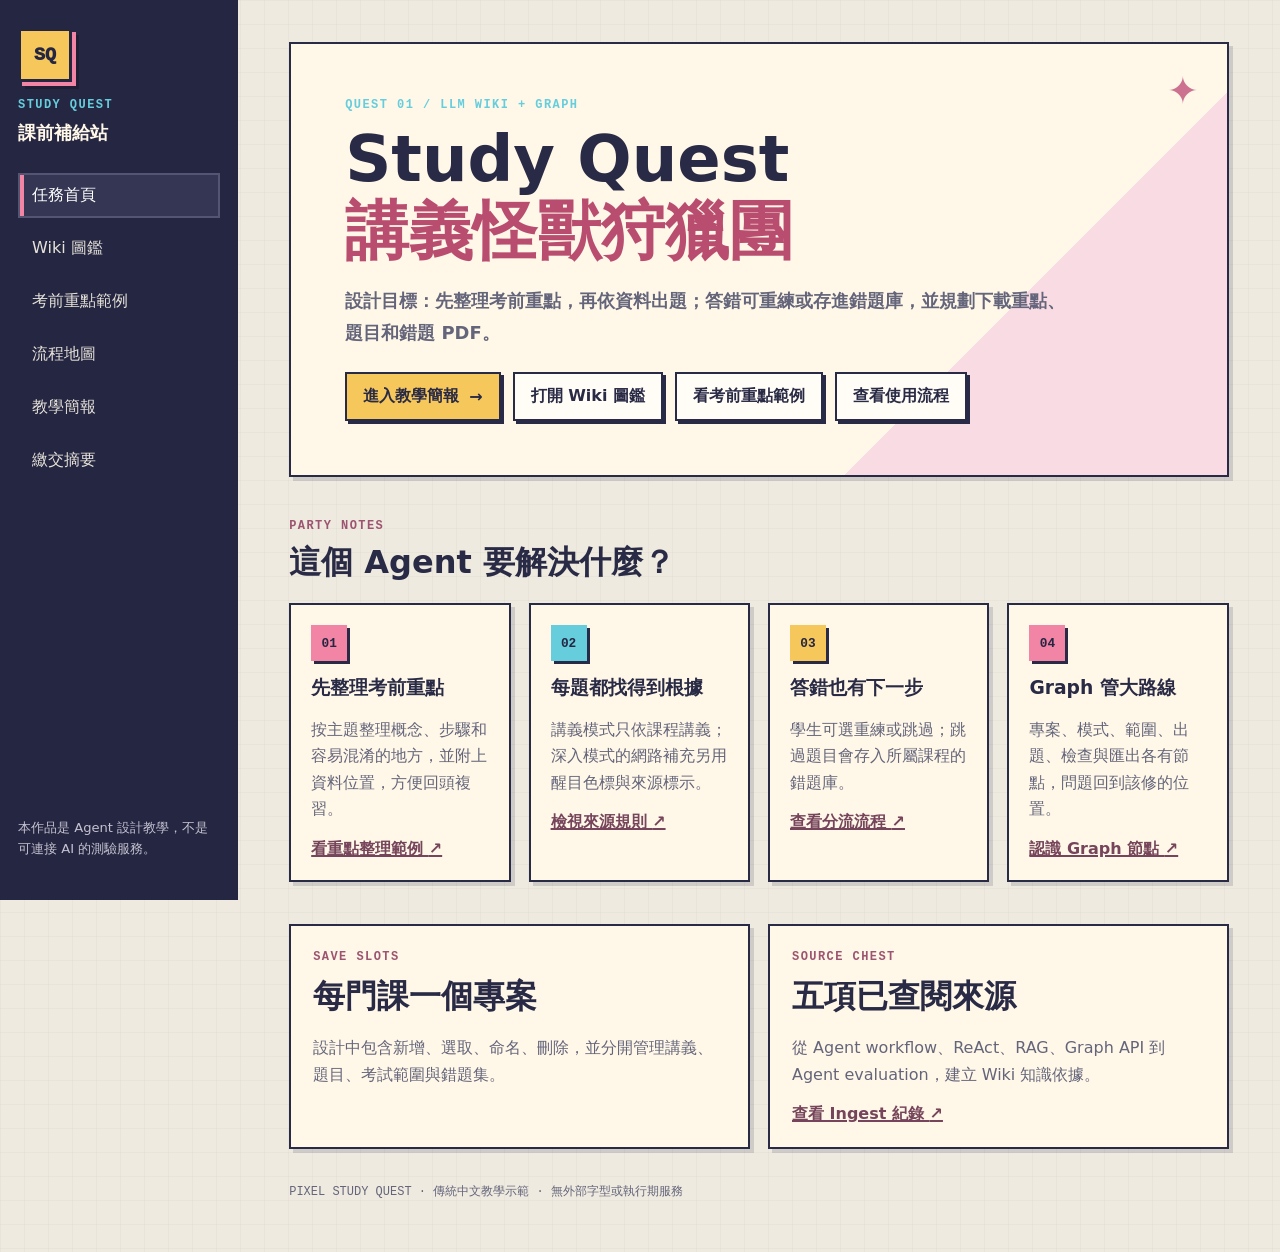
<file: llm wiki第十 周2/index.html>
<!doctype html>
<html lang="zh-Hant">
<head>
  <meta charset="UTF-8">
  <meta name="viewport" content="width=device-width, initial-scale=1">
  <meta name="theme-color" content="#252642">
  <title>Study Quest — 可追溯考前測驗 Agent</title>
  <link rel="stylesheet" href="css/style.css">
</head>
<body>
  <aside class="sidebar">
    <div class="brand-mark" aria-hidden="true">SQ</div>
    <p class="pixel-label">STUDY QUEST</p>
    <h2>課前補給站</h2>
    <nav aria-label="主要導覽">
      <a class="nav-link active" href="index.html">任務首頁</a>
      <a class="nav-link" href="wiki/index.md">Wiki 圖鑑</a>
      <a class="nav-link" href="wiki/study-notes.md">考前重點範例</a>
      <a class="nav-link" href="wiki/workflow.md">流程地圖</a>
      <a class="nav-link" href="slides/presentation.html">教學簡報</a>
      <a class="nav-link" href="submission.md">繳交摘要</a>
    </nav>
    <p class="sidebar-note">本作品是 Agent 設計教學，不是可連接 AI 的測驗服務。</p>
  </aside>

  <main class="content">
    <header class="hero pixel-panel">
      <p class="pixel-label">QUEST 01 / LLM WIKI + GRAPH</p>
      <h1>Study Quest<br><span class="accent">講義怪獸狩獵團</span></h1>
      <p><strong>設計目標：先整理考前重點，再依資料出題；答錯可重練或存進錯題庫，並規劃下載重點、題目和錯題 PDF。</strong></p>
      <div class="button-row">
        <a class="pixel-button primary" href="slides/presentation.html">進入教學簡報 <span aria-hidden="true">→</span></a>
        <a class="pixel-button" href="wiki/index.md">打開 Wiki 圖鑑</a>
        <a class="pixel-button" href="wiki/study-notes.md">看考前重點範例</a>
        <a class="pixel-button" href="wiki/user-guide.md">查看使用流程</a>
      </div>
      <span class="corner-star" aria-hidden="true">✦</span>
    </header>

    <section class="section-block">
      <div class="section-heading">
        <p class="pixel-label">PARTY NOTES</p>
        <h2>這個 Agent 要解決什麼？</h2>
      </div>
      <div class="card-grid">
        <article class="pixel-card">
          <span class="card-icon" aria-hidden="true">01</span>
          <h3>先整理考前重點</h3>
          <p>按主題整理概念、步驟和容易混淆的地方，並附上資料位置，方便回頭複習。</p>
          <a href="wiki/study-notes.md">看重點整理範例 <span aria-hidden="true">↗</span></a>
        </article>
        <article class="pixel-card">
          <span class="card-icon cyan" aria-hidden="true">02</span>
          <h3>每題都找得到根據</h3>
          <p>講義模式只依課程講義；深入模式的網路補充另用醒目色標與來源標示。</p>
          <a href="wiki/article3.md">檢視來源規則 <span aria-hidden="true">↗</span></a>
        </article>
        <article class="pixel-card">
          <span class="card-icon gold" aria-hidden="true">03</span>
          <h3>答錯也有下一步</h3>
          <p>學生可選重練或跳過；跳過題目會存入所屬課程的錯題庫。</p>
          <a href="wiki/workflow.md">查看分流流程 <span aria-hidden="true">↗</span></a>
        </article>
        <article class="pixel-card">
          <span class="card-icon" aria-hidden="true">04</span>
          <h3>Graph 管大路線</h3>
          <p>專案、模式、範圍、出題、檢查與匯出各有節點，問題回到該修的位置。</p>
          <a href="wiki/article4.md">認識 Graph 節點 <span aria-hidden="true">↗</span></a>
        </article>
      </div>
    </section>

    <section class="section-block lower-grid">
      <article class="pixel-panel mini-panel">
        <p class="pixel-label">SAVE SLOTS</p>
        <h2>每門課一個專案</h2>
        <p>設計中包含新增、選取、命名、刪除，並分開管理講義、題目、考試範圍與錯題集。</p>
      </article>
      <article class="pixel-panel mini-panel">
        <p class="pixel-label">SOURCE CHEST</p>
        <h2>五項已查閱來源</h2>
        <p>從 Agent workflow、ReAct、RAG、Graph API 到 Agent evaluation，建立 Wiki 知識依據。</p>
        <a href="raw/sources.md">查看 Ingest 紀錄 <span aria-hidden="true">↗</span></a>
      </article>
    </section>

    <footer class="footer">PIXEL STUDY QUEST · 傳統中文教學示範 · 無外部字型或執行期服務</footer>
  </main>
</body>
</html>
</file>
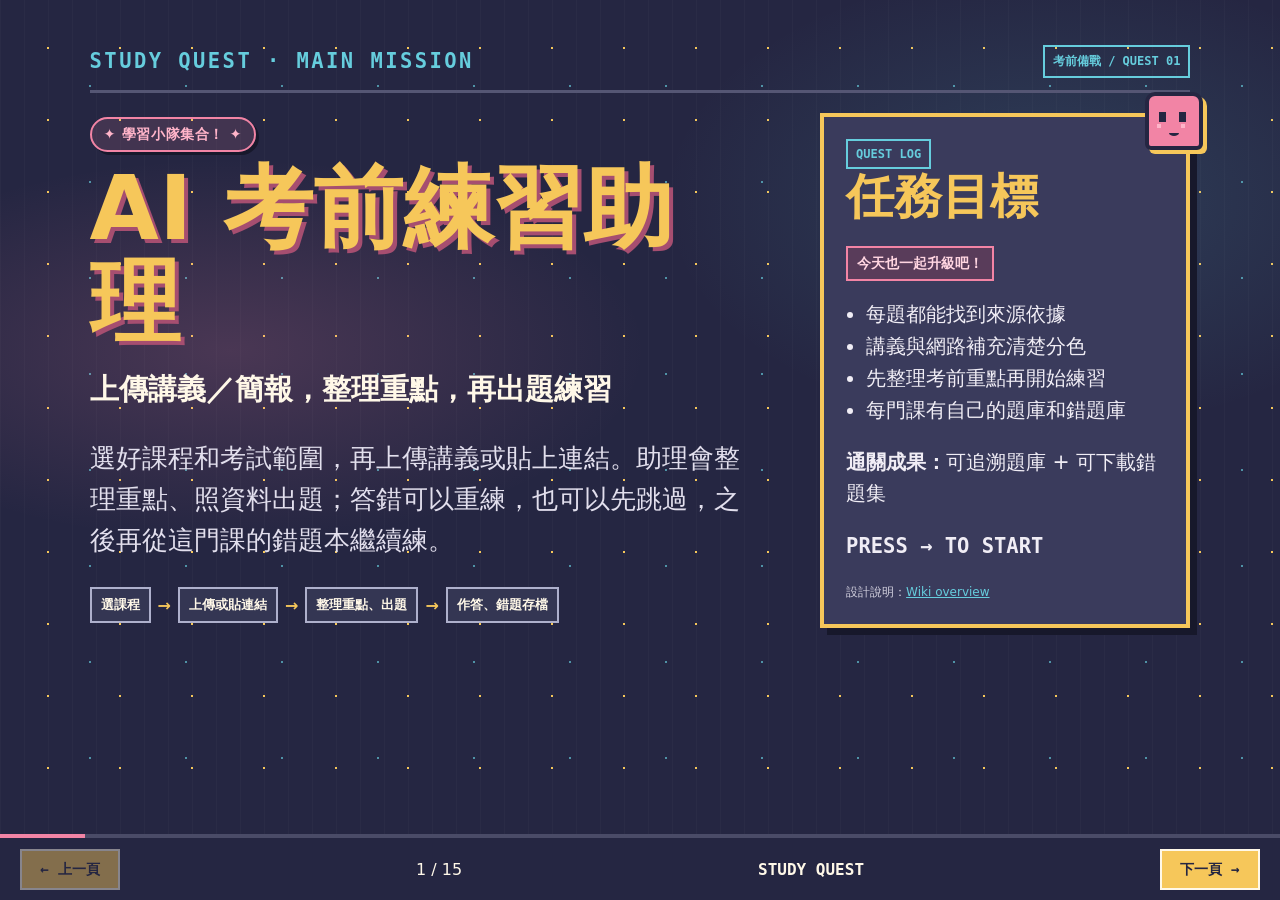
<file: llm wiki第十 周2/slides/presentation.html>
<!doctype html>
<html lang="zh-Hant">
<head>
  <meta charset="UTF-8">
  <meta name="viewport" content="width=device-width, initial-scale=1">
  <meta name="theme-color" content="#252642">
  <title>Study Quest：AI 考前練習助理</title>
  <style>
    :root {
      --night: #252642;
      --night2: #3a3b5c;
      --ink: #292a45;
      --muted: #d3d1df;
      --paper: #fff8e8;
      --paper2: #f2e7cb;
      --pink: #f284a5;
      --cyan: #66cddd;
      --gold: #f6c75a;
      --green: #63bd8b;
      --red: #df7180;
      --border: 3px solid var(--gold);
    }

    * { box-sizing: border-box; }

    body {
      margin: 0;
      overflow: hidden;
      background: var(--night);
      color: var(--paper);
      font-family: system-ui, "Segoe UI", sans-serif;
    }

    .deck { height: calc(100dvh - 66px); }
    .slide {
      display: none;
      position: relative;
      width: 100%;
      height: 100%;
      overflow-y: auto;
      padding: clamp(24px, 5vh, 58px) clamp(24px, 7vw, 96px);
      color: var(--paper);
      background-color: var(--night);
      background-image: radial-gradient(var(--gold) 1.5px, transparent 1.5px),
        radial-gradient(rgba(102, 205, 221, .65) 1px, transparent 1px),
        linear-gradient(90deg, rgba(255,255,255,.025) 1px, transparent 1px);
      background-position: 12px 12px, 42px 38px, 0 0;
      background-size: 72px 72px, 96px 96px, 24px 24px;
    }

    .slide.active { display: block; }
    .cover-slide {
      color: var(--paper);
      background-color: var(--night);
      background-image: radial-gradient(ellipse at 18% 42%, rgba(242,132,165,.18), transparent 28%),
        radial-gradient(ellipse at 82% 24%, rgba(102,205,221,.15), transparent 26%),
        radial-gradient(var(--gold) 1.5px, transparent 1.5px),
        radial-gradient(rgba(102, 205, 221, .65) 1px, transparent 1px),
        linear-gradient(90deg, rgba(255,255,255,.025) 1px, transparent 1px);
      background-position: center, center, 12px 12px, 42px 38px, 0 0;
      background-size: 100% 100%, 100% 100%, 72px 72px, 96px 96px, 24px 24px;
      background-repeat: no-repeat, no-repeat, repeat, repeat, repeat;
    }

    .problem-slide {
      color: var(--paper);
      background-color: var(--night);
      background-image: radial-gradient(var(--gold) 1.5px, transparent 1.5px),
        radial-gradient(rgba(102, 205, 221, .65) 1px, transparent 1px),
        linear-gradient(90deg, rgba(255,255,255,.025) 1px, transparent 1px);
      background-position: 12px 12px, 42px 38px, 0 0;
      background-size: 72px 72px, 96px 96px, 24px 24px;
    }

    .problem-slide .eyebrow { color: var(--cyan); }
    .problem-slide h2 { color: var(--paper); }
    .problem-slide .card {
      border-color: var(--gold);
      background: var(--night2);
      box-shadow: 7px 7px 0 #17182b;
      color: var(--paper);
    }
    .problem-slide .card h3 { color: var(--gold); font-size: 1.15rem; }
    .problem-slide .card p { color: #e2dfed; font-size: 1rem; line-height: 1.45; }
    .problem-slide .pixel-monster { box-shadow: 3px 3px 0 var(--gold); }
    .problem-slide .hint { border-left-color: var(--cyan); background: #343653; color: var(--paper); }
    .problem-slide .hint strong { color: var(--gold); }
    .problem-slide .source { color: #d3d1df; }
    .problem-slide .source a { color: var(--cyan); }

    .cover-topbar {
      display: flex;
      align-items: center;
      justify-content: space-between;
      gap: 12px;
      padding-bottom: 12px;
      border-bottom: 3px solid #555674;
    }

    .cover-topbar .eyebrow { margin: 0; color: var(--cyan); }
    .cover-layout { display: grid; grid-template-columns: 1.35fr .75fr; align-items: center; gap: clamp(20px, 5vw, 64px); min-height: 0; padding: 20px 0; }
    .cover-kicker {
      display: inline-block;
      padding: 6px 12px;
      border: 2px solid var(--pink);
      border-radius: 999px;
      background: rgba(242,132,165,.14);
      box-shadow: 3px 3px 0 #17182b;
      color: #ffb4c9;
      font-size: .9rem;
      font-weight: 900;
      letter-spacing: .04em;
      animation: cover-pop .5s ease-out both;
    }
    .cover-star { display: inline-block; animation: star-twinkle 1.4s ease-in-out infinite; }
    .cover-star:last-child { animation-delay: .7s; }
    .cover-slide h1 {
      max-width: 760px;
      margin: 14px 0;
      color: #fff8e8;
      font-size: clamp(2.6rem, 6.7vw, 5.5rem);
      animation: cover-rise .65s .08s ease-out both;
    }
    .cover-slide .lead { color: #e2dfed; animation: cover-rise .65s .25s ease-out both; }
    .cover-title-accent { color: var(--gold); text-shadow: 4px 4px 0 #a64e70; }
    .cover-subtitle {
      margin: 0 0 12px;
      color: var(--paper);
      font-size: clamp(1.2rem, 2.8vw, 1.8rem) !important;
      font-weight: 850;
      animation: cover-rise .65s .17s ease-out both;
    }
    .quest-objective {
      position: relative;
      padding: 22px;
      border: 4px solid var(--gold);
      background: var(--night2);
      box-shadow: 7px 7px 0 #17182b;
      animation: cover-rise .7s .2s ease-out both;
    }

    .quest-objective h2 { margin: 10px 0; color: var(--gold); font-size: 1.45rem; }
    .quest-objective p, .quest-objective li { color: #f0edf5; font-size: 1rem; }
    .quest-objective ul { padding-left: 1.2em; }
    .quest-stamp { display: inline-block; padding: 6px 8px; border: 2px solid var(--cyan); color: var(--cyan); font: 900 .75rem ui-monospace, Consolas, monospace; }
    .pixel-mascot {
      position: absolute;
      top: -25px;
      right: -17px;
      width: 58px;
      height: 58px;
      border: 4px solid var(--night);
      border-radius: 10px 10px 6px 6px;
      background: var(--pink);
      box-shadow: 4px 4px 0 var(--gold);
      animation: mascot-bob 2.8s ease-in-out infinite;
    }

    @keyframes mascot-bob {
      0%, 100% { transform: translateY(0) rotate(3deg); }
      50% { transform: translateY(-5px) rotate(-3deg); }
    }

    .pixel-mascot::before {
      content: "";
      position: absolute;
      top: 28px;
      left: 8px;
      width: 4px;
      height: 4px;
      background: #ffb4c9;
      box-shadow: 24px 0 #ffb4c9;
    }

    .mascot-eyes {
      position: absolute;
      inset: 0;
      pointer-events: none;
    }

    .mascot-eyes::before,
    .mascot-eyes::after {
      content: "";
      position: absolute;
      background: var(--night);
    }

    .mascot-eyes::before {
      top: 16px;
      left: 10px;
      width: 7px;
      height: 10px;
      animation: mascot-expression-left 6.4s steps(1, end) infinite;
    }

    .mascot-eyes::after {
      top: 16px;
      left: 30px;
      width: 7px;
      height: 10px;
      transform-origin: center;
      animation: mascot-expression-right 6.4s steps(1, end) infinite;
    }

    .mascot-mouth {
      position: absolute;
      bottom: 10px;
      left: 20px;
      width: 10px;
      height: 6px;
      border-bottom: 3px solid var(--night);
      border-radius: 0 0 50% 50%;
      animation: mascot-mouth-expression 6.4s steps(1, end) infinite;
    }

    @keyframes mascot-expression-left {
      0%, 35%, 55%, 66%, 84%, 100% { clip-path: none; transform: none; }
      40%, 50% { clip-path: polygon(0 0, 100% 50%, 0 100%, 35% 50%); }
      70%, 80% { transform: scale(1.2); }
    }

    @keyframes mascot-expression-right {
      0%, 16%, 22%, 35%, 55%, 66%, 84%, 100% { clip-path: none; transform: none; }
      18%, 20% { transform: scaleY(.14); }
      40%, 50% { clip-path: polygon(100% 0, 100% 100%, 0 50%, 65% 50%); }
      70%, 80% { transform: scale(1.2); }
    }

    @keyframes mascot-mouth-expression {
      0%, 68%, 84%, 100% { background: transparent; border: 0; border-bottom: 3px solid var(--night); border-radius: 0 0 50% 50%; transform: none; }
      72%, 80% { background: var(--night); border: 0; border-radius: 50%; transform: scale(1, 1.2); }
    }

    .slide-mascot {
      position: absolute;
      z-index: 2;
      top: 18px;
      right: clamp(22px, 3vw, 48px);
      width: 40px;
      height: 40px;
      border-width: 3px;
      box-shadow: 3px 3px 0 var(--gold);
      pointer-events: none;
    }

    .slide-mascot::before {
      top: 20px;
      left: 6px;
      width: 4px;
      height: 4px;
      box-shadow: 16px 0 #ffb4c9;
    }

    .slide-mascot .mascot-eyes::before {
      top: 11px;
      left: 7px;
      width: 5px;
      height: 7px;
    }

    .slide-mascot .mascot-eyes::after {
      top: 11px;
      left: 21px;
      width: 5px;
      height: 7px;
    }

    .slide-mascot .mascot-mouth {
      bottom: 7px;
      left: 14px;
      width: 8px;
      height: 5px;
    }

    .slide-companion {
      position: absolute;
      z-index: 1;
      top: auto;
      right: auto;
      bottom: 12px;
      left: clamp(22px, 4vw, 54px);
      width: 68px;
      height: 68px;
      border-width: 4px;
      box-shadow: 5px 5px 0 var(--gold);
      animation: companion-hop 3.6s ease-in-out infinite;
      pointer-events: none;
    }

    .slide-companion::before {
      top: 34px;
      left: 10px;
      width: 4px;
      height: 4px;
      box-shadow: 28px 0 #ffb4c9;
    }

    .slide-companion .mascot-eyes::before {
      top: 20px;
      left: 12px;
      width: 8px;
      height: 12px;
    }

    .slide-companion .mascot-eyes::after {
      top: 20px;
      left: 36px;
      width: 8px;
      height: 12px;
    }

    .slide-companion .mascot-mouth {
      bottom: 12px;
      left: 24px;
      width: 14px;
      height: 8px;
    }

    @keyframes companion-hop {
      0%, 100% { transform: translateX(0) translateY(0) rotate(-4deg); }
      28% { transform: translateX(22px) translateY(-7px) rotate(0); }
      58% { transform: translateX(54px) translateY(0) rotate(4deg); }
      82% { transform: translateX(24px) translateY(-5px) rotate(0); }
    }

    @keyframes cover-pop {
      from { opacity: 0; transform: scale(.88); }
      to { opacity: 1; transform: scale(1); }
    }

    @keyframes cover-rise {
      from { opacity: 0; transform: translateY(12px); }
      to { opacity: 1; transform: translateY(0); }
    }

    @keyframes star-twinkle {
      0%, 100% { opacity: .7; transform: scale(.85) rotate(-8deg); }
      50% { opacity: 1; transform: scale(1.2) rotate(8deg); }
    }

    .mascot-greeting {
      display: inline-block;
      margin: 0 0 8px !important;
      padding: 5px 9px;
      border: 2px solid var(--pink);
      background: #593c5a;
      color: #ffd5e1 !important;
      font-size: .85rem !important;
      font-weight: 800;
    }

    .cover-flow { display: flex; flex-wrap: wrap; align-items: center; gap: 7px; margin-top: 20px; }
    .cover-flow span {
      padding: 7px 9px;
      border: 2px solid #aeb0cc;
      background: #343653;
      color: #fff8e8;
      font: 800 .83rem ui-monospace, Consolas, monospace;
      animation: cover-rise .45s ease-out both;
    }
    .cover-flow span:nth-of-type(1) { animation-delay: .38s; }
    .cover-flow span:nth-of-type(2) { animation-delay: .53s; }
    .cover-flow span:nth-of-type(3) { animation-delay: .68s; }
    .cover-flow span:nth-of-type(4) { animation-delay: .83s; }
    .cover-flow b { color: var(--gold); animation: star-twinkle 1.4s .5s ease-in-out infinite; }
    .cover-slide .source { color: #d3d1df; }
    .cover-slide .source a { color: var(--cyan); }
    .cover-source { margin: 8px 0 0; color: #d3d1df !important; font-size: .75rem !important; }
    .cover-source a { color: var(--cyan); }
    .slide h1 { max-width: 900px; margin: 10px 0 18px; font-size: clamp(2.4rem, 7vw, 5.8rem); line-height: 1.04; }
    .slide h2 { margin: 0 0 22px; font-size: clamp(1.7rem, 4vw, 3rem); line-height: 1.15; }
    .slide h3 { margin: 8px 0; font-size: 1.08rem; }
    .slide p, .slide li { font-size: clamp(.98rem, 1.65vw, 1.28rem); line-height: 1.55; }
    .slide ul { margin: 10px 0; padding-left: 1.25em; }
    .eyebrow, .tag, .source, .pixel-code { font-family: ui-monospace, Consolas, monospace; font-weight: 850; }
    .eyebrow { margin: 0 0 10px; color: var(--cyan); font-size: .82rem; letter-spacing: .12em; }
    .lead { max-width: 850px; color: #e2dfed; font-size: clamp(1.2rem, 2.4vw, 1.65rem) !important; }
    .pink { color: #ffabc5; }
    .cyan-text { color: #84e7f2; }
    .gold-text { color: #ffe28d; }
    .green-text { color: #a7e8ba; }
    .red-text { color: #ffabb5; }

    .panel, .card, .step, .question, .mode {
      border: var(--border);
      background: var(--night2);
      box-shadow: 7px 7px 0 #17182b;
      color: var(--paper);
    }

    .panel { padding: clamp(18px, 3vw, 28px); }
    .card { min-height: 120px; padding: 18px; }
    .card p, .mode p { color: #e2dfed; }
    .mode.lecture-mode { border-color: var(--cyan); background: #2d4858; }
    .mode.web-mode { border-color: var(--gold); background: #4b4130; }
    .grid { display: grid; grid-template-columns: repeat(2, minmax(0, 1fr)); gap: 14px; }
    .grid.three { grid-template-columns: repeat(3, minmax(0, 1fr)); }
    .grid.four { grid-template-columns: repeat(4, minmax(0, 1fr)); }
    .label-row { display: flex; flex-wrap: wrap; gap: 8px; margin: 12px 0; }
    .tag { display: inline-block; padding: 6px 9px; border: 2px solid var(--ink); background: var(--paper2); color: var(--ink); font-size: .77rem; }
    .tag.lecture { background: #d7f4f6; }
    .tag.web { background: #ffe2a0; }
    .tag.correct { background: #d6f1df; }
    .tag.wrong { background: #f8d7dc; }

    .quest-path {
      display: grid;
      grid-template-columns: repeat(4, minmax(0, 1fr));
      gap: 12px;
      align-items: stretch;
      margin: 22px 0;
    }

    .quest-path .step {
      position: relative;
      padding: 16px 12px;
      background: var(--night2);
      text-align: center;
    }

    .quest-path .step:not(:last-child)::after {
      content: "➜";
      position: absolute;
      z-index: 1;
      top: 40%;
      right: -17px;
      color: var(--gold);
      font-weight: 900;
    }

    .step-num {
      display: inline-grid;
      width: 30px;
      height: 30px;
      place-items: center;
      margin-bottom: 6px;
      background: var(--gold);
      color: var(--night);
      font: 900 .8rem ui-monospace, Consolas, monospace;
    }

    .step p { margin: 6px 0 0; color: var(--muted); font-size: .94rem; }
    .question { max-width: 900px; padding: 22px; }
    .option { margin: 7px 0; padding: 9px 12px; border: 2px solid #d6ceb9; background: #fffdf6; color: var(--ink); }
    .option.answer { border-color: #3b8c63; background: #d6f1df; }
    .source { position: absolute; right: 24px; bottom: 14px; max-width: 75%; color: #d3d1df; font-size: .72rem; text-align: right; }
    .source a { color: inherit; }
    .source a:hover { color: var(--gold); }

    .map {
      display: grid;
      grid-template-columns: repeat(4, minmax(0, 1fr));
      gap: 12px;
      margin: 18px 0;
    }

    .node {
      position: relative;
      min-height: 78px;
      display: grid;
      place-items: center;
      padding: 12px;
      border: 3px solid #aeb0cc;
      background: var(--night2);
      box-shadow: 4px 4px 0 #17182b;
      color: var(--paper);
      text-align: center;
      font-weight: 800;
    }

    .map .node:not(:nth-child(4n))::after {
      content: "▶";
      position: absolute;
      z-index: 1;
      top: 50%;
      right: -14px;
      color: var(--gold);
      transform: translateY(-50%);
    }

    .map .node:nth-child(4)::after {
      content: "▼";
      top: auto;
      right: 50%;
      bottom: -19px;
      transform: translateX(50%);
    }

    .map .node:nth-child(5) { grid-column: 4; }
    .map .node:nth-child(6) { grid-column: 3; }
    .map .node:nth-child(7) { grid-column: 2; }
    .map .node:nth-child(8) { grid-column: 1; }
    .map .node:nth-child(5)::after,
    .map .node:nth-child(6)::after,
    .map .node:nth-child(7)::after {
      content: "◀";
      right: auto;
      left: -14px;
    }
    .map .node:nth-child(8)::after { content: none; }

    .node.gate { border-color: var(--gold); background: #55492f; }
    .node.human { border-color: var(--pink); background: #523547; }
    .node.end { border-color: var(--green); background: #2e4c3b; }
    .branch { margin: 8px 0; padding: 12px; border-left: 5px solid var(--pink); background: #493344; color: var(--paper); }
    .loop-band { border: 2px dashed var(--pink); background: #383148; }
    .save-slot { padding: 14px; border: 3px dashed var(--cyan); background: var(--night2); color: var(--paper); }

    .controls {
      height: 62px;
      display: flex;
      align-items: center;
      justify-content: space-between;
      gap: 12px;
      padding: 0 20px;
      background: var(--night);
      color: var(--paper);
    }

    .controls button {
      min-width: 100px;
      padding: 9px 12px;
      border: 2px solid var(--paper);
      background: var(--gold);
      color: var(--night);
      cursor: pointer;
      font: 850 .9rem ui-monospace, Consolas, monospace;
    }

    .controls button:disabled { opacity: .45; cursor: not-allowed; }
    .controls button:focus-visible { outline: 3px solid var(--cyan); outline-offset: 3px; }
    .progress { height: 4px; background: #4a4b67; }
    .progress div { height: 100%; background: var(--pink); transition: width .2s; }
    .hint { padding: 12px 14px; border-left: 5px solid var(--cyan); background: #293b52; color: var(--paper); }
    .warning { padding: 12px 14px; border-left: 5px solid var(--gold); background: #4a3e2d; color: var(--paper); }
    .pixel-monster { display: inline-block; padding: 8px 10px; border: 3px solid var(--ink); background: var(--pink); color: var(--night); font: 900 1.1rem ui-monospace, Consolas, monospace; }

    @media (max-width: 760px) {
      .slide { padding: 22px 18px 52px; }
      .cover-layout { grid-template-columns: 1fr; align-content: start; gap: 10px; padding: 12px 0 0; }
      .cover-slide h1 { margin: 4px 0 8px; font-size: clamp(2.1rem, 9vw, 3.2rem); }
      .cover-kicker { padding: 5px 10px; font-size: .8rem; }
      .cover-subtitle { margin-bottom: 8px; font-size: 1.1rem !important; }
      .cover-slide .lead { font-size: 1.05rem !important; line-height: 1.4; }
      .cover-flow { margin-top: 10px; }
      .quest-objective { margin: 0 8px 0 0; padding: 14px; }
      .quest-objective h2 { margin: 6px 0; font-size: 1.2rem; }
      .quest-objective p, .quest-objective li { font-size: .9rem; line-height: 1.35; }
      .quest-objective ul { margin: 6px 0; padding-left: 1.1em; }
      .quest-objective .pixel-code { margin: 8px 0 2px; }
      .pixel-mascot { width: 48px; height: 48px; }
      .mascot-greeting { font-size: .78rem !important; }
      .slide:not(.cover-slide) .eyebrow { padding-right: 40px; }
      .slide-mascot { top: 10px; right: 10px; width: 32px; height: 32px; border-width: 2px; }
      .slide-mascot::before {
        top: 16px;
        left: 4px;
        width: 4px;
        height: 4px;
        box-shadow: 12px 0 #ffb4c9;
      }
      .slide-mascot .mascot-eyes::before { top: 8px; left: 5px; width: 4px; height: 5px; }
      .slide-mascot .mascot-eyes::after { top: 8px; left: 17px; width: 4px; height: 5px; }
      .slide-mascot .mascot-mouth { bottom: 5px; left: 11px; width: 6px; height: 4px; }
      .slide-companion { display: none; }
      .grid, .grid.three, .grid.four, .quest-path, .map { grid-template-columns: 1fr; }
      .problem-slide .grid.three { grid-template-columns: repeat(3, minmax(0, 1fr)); gap: 10px; }
      .problem-slide .card { min-height: 0; padding: 12px; }
      .problem-slide .card h3 { font-size: 1rem; }
      .problem-slide .card p { font-size: .9rem; }
      .map .node:nth-child(n) { grid-column: 1; }
      .map .node:not(:last-child)::after {
        content: "▼";
        top: auto;
        right: 50%;
        bottom: -19px;
        left: auto;
        transform: translateX(50%);
      }
      .map .node:last-child::after { content: none; }
      .quest-path .step:not(:last-child)::after { content: "↓"; top: auto; right: 50%; bottom: -19px; }
      .source { position: static; max-width: none; margin-top: 20px; text-align: left; }
      .controls { padding: 0 10px; }
      .controls button { min-width: 76px; font-size: .75rem; }
    }

    @media (max-width: 640px) {
      .problem-slide .grid.three { grid-template-columns: 1fr; }
    }

    @media (prefers-reduced-motion: reduce) {
      .pixel-mascot,
      .pixel-mascot::before,
      .pixel-mascot::after,
      .mascot-eyes::before,
      .mascot-eyes::after,
      .mascot-mouth,
      .cover-kicker,
      .cover-star,
      .cover-slide h1,
      .cover-slide .lead,
      .cover-subtitle,
      .quest-objective,
      .cover-flow span,
      .cover-flow b,
      .slide-companion { animation: none; }
    }
  </style>
</head>
<body>
  <main class="deck" aria-live="polite">
    <section class="slide active cover-slide" aria-label="第 1 頁：AI 考前練習助理">
      <div class="cover-topbar">
        <p class="eyebrow">STUDY QUEST · MAIN MISSION</p>
        <span class="quest-stamp">考前備戰 / QUEST 01</span>
      </div>
      <div class="cover-layout">
        <div>
          <span class="cover-kicker"><span class="cover-star" aria-hidden="true">✦</span> 學習小隊集合！ <span class="cover-star" aria-hidden="true">✦</span></span>
          <h1><span class="cover-title-accent">AI 考前練習助理</span></h1>
          <p class="cover-subtitle">上傳講義／簡報，整理重點，再出題練習</p>
          <p class="lead">選好課程和考試範圍，再上傳講義或貼上連結。助理會整理重點、照資料出題；答錯可以重練，也可以先跳過，之後再從這門課的錯題本繼續練。</p>
          <div class="cover-flow" aria-label="任務流程">
            <span>選課程</span><b>→</b><span>上傳或貼連結</span><b>→</b><span>整理重點、出題</span><b>→</b><span>作答、錯題存檔</span>
          </div>
        </div>
        <aside class="quest-objective">
          <div class="pixel-mascot" aria-hidden="true"><span class="mascot-eyes"></span><span class="mascot-mouth"></span></div>
          <span class="quest-stamp">QUEST LOG</span>
          <h2>任務目標</h2>
          <p class="mascot-greeting">今天也一起升級吧！</p>
          <ul>
            <li>每題都能找到來源依據</li>
            <li>講義與網路補充清楚分色</li>
            <li>先整理考前重點再開始練習</li>
            <li>每門課有自己的題庫和錯題庫</li>
          </ul>
          <p><strong>通關成果：</strong>可追溯題庫 + 可下載錯題集</p>
          <p class="pixel-code">PRESS → TO START</p>
          <p class="cover-source">設計說明：<a href="https://github.com/411435052gmsndhuedutw/llm-wiki-10-2-/blob/main/llm%20wiki%E7%AC%AC%E5%8D%81%20%E5%91%A82/wiki/overview.md" target="_blank" rel="noreferrer">Wiki overview</a></p>
        </aside>
      </div>
    </section>

    <section class="slide problem-slide" aria-label="第 2 頁：一般 AI 單次出題可能遇到的問題">
      <div class="pixel-mascot slide-mascot" aria-hidden="true"><span class="mascot-eyes"></span><span class="mascot-mouth"></span></div>
      <div class="pixel-mascot slide-companion" aria-hidden="true"><span class="mascot-eyes"></span><span class="mascot-mouth"></span></div>
      <p class="eyebrow">一般 AI 單次出題 · 可能遇到的問題</p>
      <h2>只叫一般 AI 出題，可能會遇到這三件事</h2>
      <div class="grid three">
        <article class="card"><span class="pixel-monster">?</span><h3>答案有附資料來源嗎？</h3><p>如果只叫一般 AI 出題、沒有要求引用，它可能把講義以外的常識也混進答案。</p></article>
        <article class="card"><span class="pixel-monster">!</span><h3>考試範圍都有練到嗎？</h3><p>只用一句提示一次出題，題目可能集中在少數章節，漏掉其他考試單元。</p></article>
        <article class="card"><span class="pixel-monster">↺</span><h3>錯題下次還找得到嗎？</h3><p>一般聊天回答完就結束；如果沒有另外保存，答錯的題目很容易找不到。</p></article>
      </div>
      <p class="hint"><strong>和 Study Quest 的差別：</strong>以上是普通 AI 單次出題時可能遇到的風險，不是 Study Quest 的執行結果。本設計會檢查題目來源與考試範圍，並把跳過的錯題存進該課題庫。</p>
      <p class="source">設計依據：<a href="https://github.com/411435052gmsndhuedutw/llm-wiki-10-2-/blob/main/llm%20wiki%E7%AC%AC%E5%8D%81%20%E5%91%A82/wiki/overview.md" target="_blank" rel="noreferrer">專案目標</a> · <a href="../wiki/article3.md">題目如何附上資料來源</a></p>
    </section>

    <section class="slide" aria-label="第 3 頁：一般 AI 與 Study Quest 的流程差異">
      <div class="pixel-mascot slide-mascot" aria-hidden="true"><span class="mascot-eyes"></span><span class="mascot-mouth"></span></div>
      <div class="pixel-mascot slide-companion" aria-hidden="true"><span class="mascot-eyes"></span><span class="mascot-mouth"></span></div>
      <p class="eyebrow">一般 AI 和 Study Quest：差在哪裡？</p>
      <h2>一般 AI 一次出題；Study Quest 多做哪些檢查？</h2>
      <div class="grid">
        <article class="panel">
          <h3>一般聊天 AI：一次問、一次答</h3>
          <p>貼上講義，請它一次出一批題目。</p>
          <p class="red-text">除非另外要求，題目來源、考試範圍和錯題保存通常還要自己確認、整理。</p>
        </article>
        <article class="panel">
          <h3>Study Quest：一步一步檢查</h3>
          <p>先選課程與範圍，再找資料、出題、檢查；答題後可重練或保存跳過的錯題。</p>
          <p class="green-text">來源、考試範圍與錯題，都有對應的處理步驟。</p>
        </article>
      </div>
      <p class="warning">差別不是換一個更厲害的 AI，而是把查來源、檢查題目和保存錯題安排成清楚的流程。</p>
      <p class="source">參考資料：<a href="../wiki/article1.md">AI 工作流程的介紹</a>（S1）</p>
    </section>

    <section class="slide" aria-label="第 4 頁：課程專案">
      <div class="pixel-mascot slide-mascot" aria-hidden="true"><span class="mascot-eyes"></span><span class="mascot-mouth"></span></div>
      <div class="pixel-mascot slide-companion" aria-hidden="true"><span class="mascot-eyes"></span><span class="mascot-mouth"></span></div>
      <p class="eyebrow">課程管理 · 每門課分開保存</p>
      <h2>每門課都有自己的資料夾</h2>
      <div class="grid three">
        <div class="save-slot"><span class="tag">課程 1</span><h3>資料庫系統</h3><p>講義、考試範圍、練習題和錯題都放在一起。</p></div>
        <div class="save-slot"><span class="tag">課程 2</span><h3>認知心理學</h3><p>這門課的資料不會和其他課混在一起。</p></div>
        <div class="save-slot"><span class="tag">新增課程</span><h3>建立另一門課</h3><p>可以取名字、選擇課程，或刪除不需要的課程。</p></div>
      </div>
      <p>可以用全部資料練習，也可以只選幾個單元。考前重點、練習題和錯題都能下載成 PDF。</p>
      <p class="source">課程資料怎麼分開保存：<a href="https://github.com/411435052gmsndhuedutw/llm-wiki-10-2-/blob/main/llm%20wiki%E7%AC%AC%E5%8D%81%20%E5%91%A82/wiki/workflow.md" target="_blank" rel="noreferrer">查看課程資料的整理方式</a></p>
    </section>

    <section class="slide" aria-label="第 5 頁：兩種資料模式">
      <div class="pixel-mascot slide-mascot" aria-hidden="true"><span class="mascot-eyes"></span><span class="mascot-mouth"></span></div>
      <div class="pixel-mascot slide-companion" aria-hidden="true"><span class="mascot-eyes"></span><span class="mascot-mouth"></span></div>
      <p class="eyebrow">資料來源 · 選擇怎麼出題</p>
      <h2>只看課程資料，或再加上網路資料</h2>
      <div class="grid">
        <article class="mode lecture-mode" style="padding:20px">
          <span class="tag lecture">藍色 · 只用課程資料</span>
          <h3>只根據這門課的講義或簡報</h3>
          <ul><li>可以上傳檔案，或貼上能讀取的連結。</li><li>標出資料名稱、章節或頁碼。</li><li>資料沒提到的事，就直接說找不到答案。</li></ul>
        </article>
        <article class="mode web-mode" style="padding:20px">
          <span class="tag web">黃色 · 加上網路資料</span>
          <h3>用可信的網路資料補充說明</h3>
          <ul><li>優先找學校、政府或專業機構資料。</li><li>網路內容用黃色標出，不和講義混在一起。</li><li>附上資料名稱和連結，方便自己確認。</li></ul>
        </article>
      </div>
      <p class="source">資料來源怎麼選：<a href="https://github.com/411435052gmsndhuedutw/llm-wiki-10-2-/blob/main/llm%20wiki%E7%AC%AC%E5%8D%81%20%E5%91%A82/wiki/overview.md" target="_blank" rel="noreferrer">課程資料的使用方式</a> · <a href="../wiki/article3.md">如何讓題目有根據</a></p>
    </section>

    <section class="slide" aria-label="第 6 頁：考前重點整理">
      <div class="pixel-mascot slide-mascot" aria-hidden="true"><span class="mascot-eyes"></span><span class="mascot-mouth"></span></div>
      <div class="pixel-mascot slide-companion" aria-hidden="true"><span class="mascot-eyes"></span><span class="mascot-mouth"></span></div>
      <p class="eyebrow">考前重點 · 先看懂再練習</p>
      <h2>不只出題，也能先把資料整理成考前重點</h2>
      <p class="lead">把長講義拆成幾個好讀的重點，先掌握每章在說什麼，再開始練習。</p>
      <div class="grid three">
        <article class="card"><span class="tag">整理方式 1</span><h3>按章節整理</h3><p>先看每一章在講什麼，知道整份資料的重點在哪裡。</p></article>
        <article class="card"><span class="tag">整理方式 2</span><h3>抓出重要內容</h3><p>整理關鍵名詞、重要步驟、概念差異和容易搞混的地方。</p></article>
        <article class="card"><span class="tag">整理方式 3</span><h3>附上資料位置</h3><p>每個重點都標出章節或頁碼，需要時能回到原文確認。</p></article>
      </div>
      <div class="panel">
        <div class="label-row"><span class="tag">重點整理範例</span><span class="tag web">ReAct 研究</span></div>
        <p><strong>一句話記住：</strong>AI 先想下一步，再採取行動，並根據結果繼續思考。</p>
        <p><strong>簡單流程：</strong>想下一步 → 查資料或操作 → 看結果 → 再決定。</p>
        <p class="gold-text"><strong>容易誤會的地方：</strong>有資料來源，不代表答案一定正確；還是要回頭核對。</p>
      </div>
      <p class="source">範例資料：<a href="https://github.com/411435052gmsndhuedutw/llm-wiki-10-2-/blob/main/llm%20wiki%E7%AC%AC%E5%8D%81%20%E5%91%A82/wiki/study-notes.md" target="_blank" rel="noreferrer">考前重點整理示範</a> · <a href="../wiki/article2.md">ReAct 研究介紹</a></p>
    </section>

    <section class="slide" aria-label="第 7 頁：資料卡">
      <div class="pixel-mascot slide-mascot" aria-hidden="true"><span class="mascot-eyes"></span><span class="mascot-mouth"></span></div>
      <div class="pixel-mascot slide-companion" aria-hidden="true"><span class="mascot-eyes"></span><span class="mascot-mouth"></span></div>
      <p class="eyebrow">資料卡 · 出題前先看來源</p>
      <h2>先確認資料，再把題目放進題庫</h2>
      <div class="panel">
        <div class="label-row"><span class="tag web">網路資料</span><span class="tag">來源卡 S2-E1</span></div>
        <p><strong>資料來源：</strong>Yao 等人的 ReAct 研究摘要</p>
        <p><strong>這份資料提到：</strong>AI 會在「想下一步」和「採取行動」之間來回；行動可能是查資料或和外部環境互動。</p>
        <p><strong>這份資料沒有說：</strong>這樣做就能保證答案正確。</p>
      </div>
      <p class="hint">每題都記下用了哪份資料、哪一段內容，以及資料是來自講義還是網路。</p>
      <p class="source">來源卡範例：<a href="https://github.com/411435052gmsndhuedutw/llm-wiki-10-2-/blob/main/llm%20wiki%E7%AC%AC%E5%8D%81%20%E5%91%A82/wiki/evidence-cards.md" target="_blank" rel="noreferrer">查看 S2-E1 題目示範</a> · 研究原文：<a href="https://arxiv.org/abs/2210.03629" target="_blank" rel="noreferrer">arXiv:2210.03629</a></p>
    </section>

    <section class="slide" aria-label="第 8 頁：示範題">
      <div class="pixel-mascot slide-mascot" aria-hidden="true"><span class="mascot-eyes"></span><span class="mascot-mouth"></span></div>
      <div class="pixel-mascot slide-companion" aria-hidden="true"><span class="mascot-eyes"></span><span class="mascot-mouth"></span></div>
      <p class="eyebrow">練習題示範 · 依資料出題</p>
      <h2>這道題目真的有資料根據嗎？</h2>
      <div class="question">
        <span class="tag web">網路資料 · S2 研究摘要</span>
        <p><strong>依這篇研究，AI 一邊想下一步、一邊採取行動，主要是為了什麼？</strong></p>
        <div class="option">A. 讓 AI 完全不必查外部資料。</div>
        <div class="option answer">B. 讓 AI 查資料或和外部環境互動，取得接下來需要的資訊。</div>
        <div class="option">C. 保證每次回答都正確。</div>
        <div class="option">D. 每個問題都使用同一種工具。</div>
        <p class="green-text"><strong>正確答案是 B：</strong>研究摘要說 AI 可以和外部資料互動，沒有說這樣就能保證答對。</p>
      </div>
      <p class="source">題目來源：<a href="https://github.com/411435052gmsndhuedutw/llm-wiki-10-2-/blob/main/llm%20wiki%E7%AC%AC%E5%8D%81%20%E5%91%A82/wiki/evidence-cards.md" target="_blank" rel="noreferrer">查看題目和資料的對照</a> · <a href="https://arxiv.org/abs/2210.03629" target="_blank" rel="noreferrer">S2 研究原文</a></p>
    </section>

    <section class="slide" aria-label="第 9 頁：題目檢查">
      <div class="pixel-mascot slide-mascot" aria-hidden="true"><span class="mascot-eyes"></span><span class="mascot-mouth"></span></div>
      <div class="pixel-mascot slide-companion" aria-hidden="true"><span class="mascot-eyes"></span><span class="mascot-mouth"></span></div>
      <p class="eyebrow">出題檢查 · 通過才放進題庫</p>
      <h2>每道題目都先檢查這三件事</h2>
      <div class="grid three">
        <div class="card"><span class="tag correct">檢查 1</span><h3>找得到資料根據</h3><p>題目、答案和解說都能找到對應的資料。</p></div>
        <div class="card"><span class="tag correct">檢查 2</span><h3>答案只有一個</h3><p>不會有兩個選項看起來都答得通。</p></div>
        <div class="card"><span class="tag correct">檢查 3</span><h3>分清楚資料來源</h3><p>一眼看得出題目是依講義，還是依網路資料。</p></div>
      </div>
      <div class="branch"><strong>如果沒通過：</strong>先修改這一題再檢查；還是確認不了，就不放進題庫，並說明原因。</div>
      <p class="source">如何檢查 AI 題目：<a href="../wiki/article5.md">查看檢查方式</a> · <a href="https://github.com/411435052gmsndhuedutw/llm-wiki-10-2-/blob/main/llm%20wiki%E7%AC%AC%E5%8D%81%20%E5%91%A82/wiki/workflow.md" target="_blank" rel="noreferrer">查看完整流程</a></p>
    </section>

    <section class="slide" aria-label="第 10 頁：作答回饋">
      <div class="pixel-mascot slide-mascot" aria-hidden="true"><span class="mascot-eyes"></span><span class="mascot-mouth"></span></div>
      <div class="pixel-mascot slide-companion" aria-hidden="true"><span class="mascot-eyes"></span><span class="mascot-mouth"></span></div>
      <p class="eyebrow">作答方式 · 選擇何時看答案</p>
      <h2>你可以選擇怎麼看答案</h2>
      <div class="grid">
        <article class="card"><span class="tag">方式 A</span><h3>每題答完馬上看</h3><p>立刻知道對不對，並查看答案說明和資料來源。</p></article>
        <article class="card"><span class="tag">方式 B</span><h3>全部答完再看</h3><p>先完成練習，再一次查看結果、解說和答錯的題目。</p></article>
      </div>
      <div class="branch"><span class="pixel-monster">!</span> 答錯不是扣分懲罰：先看解說和資料，再自己選擇重練或跳過。</div>
      <p class="source">作答後怎麼處理：<a href="https://github.com/411435052gmsndhuedutw/llm-wiki-10-2-/blob/main/llm%20wiki%E7%AC%AC%E5%8D%81%20%E5%91%A82/wiki/workflow.md" target="_blank" rel="noreferrer">查看答題和錯題的安排</a></p>
    </section>

    <section class="slide" aria-label="第 11 頁：錯題庫">
      <div class="pixel-mascot slide-mascot" aria-hidden="true"><span class="mascot-eyes"></span><span class="mascot-mouth"></span></div>
      <div class="pixel-mascot slide-companion" aria-hidden="true"><span class="mascot-eyes"></span><span class="mascot-mouth"></span></div>
      <p class="eyebrow">錯題本 · 跳過也會保存</p>
      <h2>跳過的題目不會消失，以後還能再練</h2>
      <div class="quest-path">
        <div class="step"><span class="step-num">1</span><strong>答錯了</strong><p>先看答案說明</p></div>
        <div class="step"><span class="step-num">2</span><strong>選擇跳過</strong><p>要不要重練由你決定</p></div>
        <div class="step"><span class="step-num">3</span><strong>存進錯題本</strong><p>只放在這門課裡</p></div>
        <div class="step"><span class="step-num">4</span><strong>下次再練</strong><p>也可以下載成 PDF</p></div>
      </div>
      <div class="panel"><strong>錯題本會記下：</strong>題目、你選的答案、正確答案、資料來源和課程名稱。</div>
      <p class="source">錯題怎麼保存：<a href="https://github.com/411435052gmsndhuedutw/llm-wiki-10-2-/blob/main/llm%20wiki%E7%AC%AC%E5%8D%81%20%E5%91%A82/wiki/workflow.md" target="_blank" rel="noreferrer">查看錯題本的安排</a></p>
    </section>

    <section class="slide" aria-label="第 12 頁：上傳後的使用流程">
      <div class="pixel-mascot slide-mascot" aria-hidden="true"><span class="mascot-eyes"></span><span class="mascot-mouth"></span></div>
      <div class="pixel-mascot slide-companion" aria-hidden="true"><span class="mascot-eyes"></span><span class="mascot-mouth"></span></div>
      <p class="eyebrow">快速開始 · 照步驟複習</p>
      <h2>上傳資料後，照這幾步開始複習</h2>
      <div class="map">
        <div class="node">1. 選一門課</div>
        <div class="node">2. 上傳講義或貼上連結</div>
        <div class="node">3. 選要複習的單元</div>
        <div class="node">4. 看重點和資料來源</div>
        <div class="node gate">5. 出題並檢查答案</div>
        <div class="node human">6. 開始作答</div>
        <div class="node human">7. 答錯就重練或跳過</div>
        <div class="node end">8. 保存錯題，之後再練</div>
      </div>
      <div class="grid">
        <p class="hint"><strong>只用課程資料：</strong>答案只根據你的講義；講義沒寫到，就會告訴你找不到。</p>
        <p class="warning"><strong>加上網路資料：</strong>網路補充會用黃色標出並附上連結。連結讀不到，就改貼其他連結或上傳檔案。</p>
      </div>
      <p class="source">完整使用說明和流程圖：<a href="../wiki/user-guide.md">查看一步一步的操作方式</a></p>
    </section>

    <section class="slide" aria-label="第 13 頁：流程中如何重做出錯的步驟">
      <div class="pixel-mascot slide-mascot" aria-hidden="true"><span class="mascot-eyes"></span><span class="mascot-mouth"></span></div>
      <div class="pixel-mascot slide-companion" aria-hidden="true"><span class="mascot-eyes"></span><span class="mascot-mouth"></span></div>
      <p class="eyebrow">流程怎麼修正 · 只重做出錯的地方</p>
      <h2>遇到問題，只重做需要修正的步驟</h2>
      <div class="grid">
        <div class="panel loop-band">
          <span class="tag">出題後的重複檢查（Loop）</span>
          <p>先找資料，再出一道題；檢查答案和來源。有問題就修改這一題，再檢查一次。</p>
          <p>改了幾次還是不行，就先拿掉這題，並說明原因。</p>
        </div>
        <div class="panel loop-band">
          <span class="tag">答錯後的練習（Loop）</span>
          <p>答錯後先看解說，再由你選擇重練或跳過。</p>
          <p>跳過的題目會放進錯題本，下次可以接著練。</p>
        </div>
      </div>
      <p class="green-text"><strong>簡單說：</strong>Graph（流程圖）安排每一步的順序；Loop（重複檢查）用來修好出錯的那一步，不必整份重來。</p>
      <p class="source">參考資料：<a href="../wiki/article2.md">ReAct 研究介紹</a> · <a href="../wiki/article5.md">如何檢查題目是否合格</a></p>
    </section>

    <section class="slide" aria-label="第 14 頁：實際檢查紀錄">
      <div class="pixel-mascot slide-mascot" aria-hidden="true"><span class="mascot-eyes"></span><span class="mascot-mouth"></span></div>
      <div class="pixel-mascot slide-companion" aria-hidden="true"><span class="mascot-eyes"></span><span class="mascot-mouth"></span></div>
      <p class="eyebrow">實際檢查紀錄 · 人工試做一次</p>
      <h2>用 S2 資料出題後，我們檢查了哪些事？</h2>
      <div class="grid">
        <article class="card"><span class="tag correct">通過</span><h3>題目和答案有根據</h3><p>能在 ReAct 研究摘要裡找到相關說明。</p></article>
        <article class="card"><span class="tag correct">通過</span><h3>只有一個正確答案</h3><p>B 符合資料；「保證答對」沒有資料支持。</p></article>
        <article class="card"><span class="tag correct">通過</span><h3>資料來源說清楚</h3><p>標明這是網路研究資料，並附上原文連結。</p></article>
        <article class="card"><span class="tag">功能規劃</span><h3>可以下載帶走的複習資料</h3><p>設計上可把考前重點、練習題或錯題集整理成 PDF，下載後留著複習。</p></article>
      </div>
      <p class="source">檢查紀錄：<a href="../wiki/log.md">查看實際檢查過程</a> · <a href="https://github.com/411435052gmsndhuedutw/llm-wiki-10-2-/blob/main/llm%20wiki%E7%AC%AC%E5%8D%81%20%E5%91%A82/wiki/evidence-cards.md" target="_blank" rel="noreferrer">查看題目和來源</a></p>
    </section>

    <section class="slide" aria-label="第 15 頁：結論與反思">
      <div class="pixel-mascot slide-mascot" aria-hidden="true"><span class="mascot-eyes"></span><span class="mascot-mouth"></span></div>
      <div class="pixel-mascot slide-companion" aria-hidden="true"><span class="mascot-eyes"></span><span class="mascot-mouth"></span></div>
      <p class="eyebrow">完成反思 · 發現問題後怎麼改</p>
      <h2>結論：有依據，才值得重練</h2>
      <div class="grid">
        <div class="panel"><h3>最容易出錯</h3><p>題目看起來合理，卻可能不是講義教的，或引用錯資料。</p></div>
        <div class="panel"><h3>把檢查提前</h3><p>題目放進題庫前，先確認資料裡真的有提到。</p></div>
        <div class="panel"><h3>流程怎麼改</h3><p>每題都先檢查；有問題只重做那一題，不必整份重來。</p></div>
        <div class="panel"><h3>小隊守則</h3><p>講義與網路分色、缺資料就明說、錯題可以回來練。</p></div>
      </div>
      <div class="label-row">
        <a class="tag" href="https://github.com/411435052gmsndhuedutw/llm-wiki-10-2-/blob/main/llm%20wiki%E7%AC%AC%E5%8D%81%20%E5%91%A82/wiki/index.md" target="_blank" rel="noreferrer">Wiki 圖鑑</a>
        <a class="tag" href="https://github.com/411435052gmsndhuedutw/llm-wiki-10-2-/blob/main/llm%20wiki%E7%AC%AC%E5%8D%81%20%E5%91%A82/wiki/workflow.md" target="_blank" rel="noreferrer">流程地圖</a>
        <a class="tag" href="https://github.com/411435052gmsndhuedutw/llm-wiki-10-2-/blob/main/llm%20wiki%E7%AC%AC%E5%8D%81%20%E5%91%A82/raw/sources.md" target="_blank" rel="noreferrer">五項來源</a>
      </div>
      <p class="source">總結與反思：<a href="../wiki/log.md">查看檢查和修改紀錄</a></p>
    </section>
  </main>

  <div class="progress" aria-hidden="true"><div id="progress"></div></div>
  <nav class="controls" aria-label="簡報控制">
    <button id="prev" type="button" aria-label="上一頁">← 上一頁</button>
    <span id="counter">1 / 15</span>
    <span class="pixel-code">STUDY QUEST</span>
    <button id="next" type="button" aria-label="下一頁">下一頁 →</button>
  </nav>

  <script>
    const slides = Array.from(document.querySelectorAll(".slide"));
    const counter = document.getElementById("counter");
    const progress = document.getElementById("progress");
    const previous = document.getElementById("prev");
    const next = document.getElementById("next");
    let current = 0;

    function show(index) {
      current = Math.max(0, Math.min(index, slides.length - 1));
      slides.forEach((slide, i) => slide.classList.toggle("active", i === current));
      counter.textContent = `${current + 1} / ${slides.length}`;
      progress.style.width = `${((current + 1) / slides.length) * 100}%`;
      previous.disabled = current === 0;
      next.disabled = current === slides.length - 1;
    }

    previous.addEventListener("click", () => show(current - 1));
    next.addEventListener("click", () => show(current + 1));
    document.addEventListener("keydown", event => {
      if (event.key === "ArrowRight" || event.key === "PageDown" || event.key === " ") show(current + 1);
      if (event.key === "ArrowLeft" || event.key === "PageUp") show(current - 1);
      if (event.key === "Home") show(0);
      if (event.key === "End") show(slides.length - 1);
    });

    show(0);
  </script>
</body>
</html>
</file>
<file: llm wiki第十 周2/css/style.css>
:root {
  --night: #252642;
  --night-soft: #343653;
  --ink: #292a45;
  --muted: #64657b;
  --paper: #fff8e8;
  --paper-deep: #f3e8cd;
  --pink: #f284a5;
  --cyan: #66cddd;
  --gold: #f6c75a;
  --green: #63bd8b;
  --line: #d8cdb5;
  --pixel-shadow: 4px 4px 0 rgba(41, 42, 69, .16);
}

* { box-sizing: border-box; }

body {
  display: flex;
  min-height: 100vh;
  margin: 0;
  background-color: #efeadf;
  background-image: linear-gradient(rgba(67, 67, 94, .035) 1px, transparent 1px),
    linear-gradient(90deg, rgba(67, 67, 94, .035) 1px, transparent 1px);
  background-size: 24px 24px;
  color: var(--ink);
  font-family: system-ui, "Segoe UI", sans-serif;
}

a { color: inherit; }

.sidebar {
  position: sticky;
  top: 0;
  display: flex;
  flex: 0 0 238px;
  flex-direction: column;
  align-self: flex-start;
  width: 238px;
  height: 100vh;
  padding: 28px 18px;
  background: var(--night);
  color: var(--paper);
}

.brand-mark {
  display: grid;
  width: 54px;
  height: 54px;
  place-items: center;
  margin-bottom: 16px;
  border: 3px solid var(--night);
  background: var(--gold);
  box-shadow: 4px 4px 0 var(--pink), 7px 7px 0 rgba(0, 0, 0, .2);
  color: var(--night);
  font-family: ui-monospace, Consolas, monospace;
  font-size: 1.15rem;
  font-weight: 1000;
}

.pixel-label {
  margin: 0 0 8px;
  color: var(--cyan);
  font-family: ui-monospace, Consolas, monospace;
  font-size: .75rem;
  font-weight: 900;
  letter-spacing: .12em;
}

.sidebar h2 { margin: 0 0 28px; font-size: 1.15rem; }
.sidebar nav { display: grid; gap: 8px; }

.nav-link {
  padding: 10px 12px;
  border: 2px solid transparent;
  color: #e6e2d9;
  text-decoration: none;
}

.nav-link:hover, .nav-link.active {
  border-color: #535572;
  background: var(--night-soft);
  color: #fff;
}

.nav-link.active { box-shadow: inset 4px 0 var(--pink); }
.sidebar-note { margin-top: auto; color: #c4c2d0; font-size: .82rem; line-height: 1.6; }

.content {
  width: min(1180px, 100%);
  margin: 0 auto;
  padding: 42px clamp(18px, 4vw, 56px);
}

.pixel-panel, .pixel-card {
  border: 2px solid var(--ink);
  background: var(--paper);
  box-shadow: var(--pixel-shadow);
}

.hero {
  position: relative;
  overflow: hidden;
  padding: clamp(24px, 5vw, 54px);
  background: linear-gradient(135deg, #fff8e8 0 72%, #f9dbe4 72% 100%);
}

.hero h1 {
  max-width: 760px;
  margin: 12px 0 18px;
  font-size: clamp(2.15rem, 5vw, 4.5rem);
  line-height: 1.12;
}

.hero > p:not(.pixel-label) {
  max-width: 720px;
  color: var(--muted);
  font-size: 1.12rem;
  line-height: 1.75;
}

.accent { color: #b94d70; }
.corner-star { position: absolute; top: 24px; right: 28px; color: #cc7290; font-size: 2.4rem; }
.button-row { display: flex; flex-wrap: wrap; gap: 12px; margin-top: 24px; }

.pixel-button {
  display: inline-flex;
  align-items: center;
  gap: 10px;
  padding: 12px 16px;
  border: 2px solid var(--ink);
  background: #fffdf6;
  box-shadow: 3px 3px 0 var(--ink);
  color: var(--ink);
  font-weight: 850;
  text-decoration: none;
  transition: transform .12s, box-shadow .12s;
}

.pixel-button:hover { transform: translate(2px, 2px); box-shadow: 1px 1px 0 var(--ink); }
.pixel-button:focus-visible, a:focus-visible { outline: 3px solid #087f91; outline-offset: 3px; }
.pixel-button.primary { background: var(--gold); }

.section-block { margin-top: 42px; }
.section-heading { margin-bottom: 18px; }
.section-heading h2, .mini-panel h2 { margin: 0; font-size: clamp(1.35rem, 3vw, 2rem); }
.section-heading .pixel-label { color: #9c5470; }
.card-grid { display: grid; grid-template-columns: repeat(4, minmax(0, 1fr)); gap: 18px; }

.pixel-card {
  min-height: 222px;
  padding: 20px;
  transition: transform .12s;
}

.pixel-card:hover { transform: translateY(-3px); }
.pixel-card h3 { margin: 14px 0 8px; }
.pixel-card p, .mini-panel p { color: var(--muted); line-height: 1.65; }
.pixel-card a, .mini-panel a { color: #76455b; font-weight: 850; text-decoration-thickness: 2px; }

.card-icon {
  display: inline-grid;
  width: 36px;
  height: 36px;
  place-items: center;
  background: var(--pink);
  color: var(--night);
  font: 900 .8rem ui-monospace, Consolas, monospace;
  box-shadow: 3px 3px 0 var(--ink);
}

.card-icon.cyan { background: var(--cyan); }
.card-icon.gold { background: var(--gold); }
.lower-grid { display: grid; grid-template-columns: 1fr 1fr; gap: 18px; }
.mini-panel { padding: 22px; }
.mini-panel .pixel-label { color: #9c5470; }
.footer { padding: 34px 0 10px; color: var(--muted); font: .75rem ui-monospace, Consolas, monospace; }

@media (max-width: 850px) {
  body { display: block; }
  .sidebar { position: relative; width: 100%; height: auto; padding: 18px; }
  .brand-mark { width: 42px; height: 42px; margin-bottom: 10px; }
  .sidebar h2 { margin-bottom: 14px; }
  .sidebar nav { display: flex; flex-wrap: wrap; }
  .nav-link { padding: 8px 10px; }
  .sidebar-note { margin: 12px 0 0; }
  .content { padding-top: 24px; }
  .card-grid { grid-template-columns: 1fr; }
  .pixel-card { min-height: auto; }
}

@media (max-width: 560px) {
  .lower-grid { grid-template-columns: 1fr; }
  .hero { padding: 24px 18px; }
  .corner-star { top: 14px; right: 14px; font-size: 1.5rem; }
}
</file>
